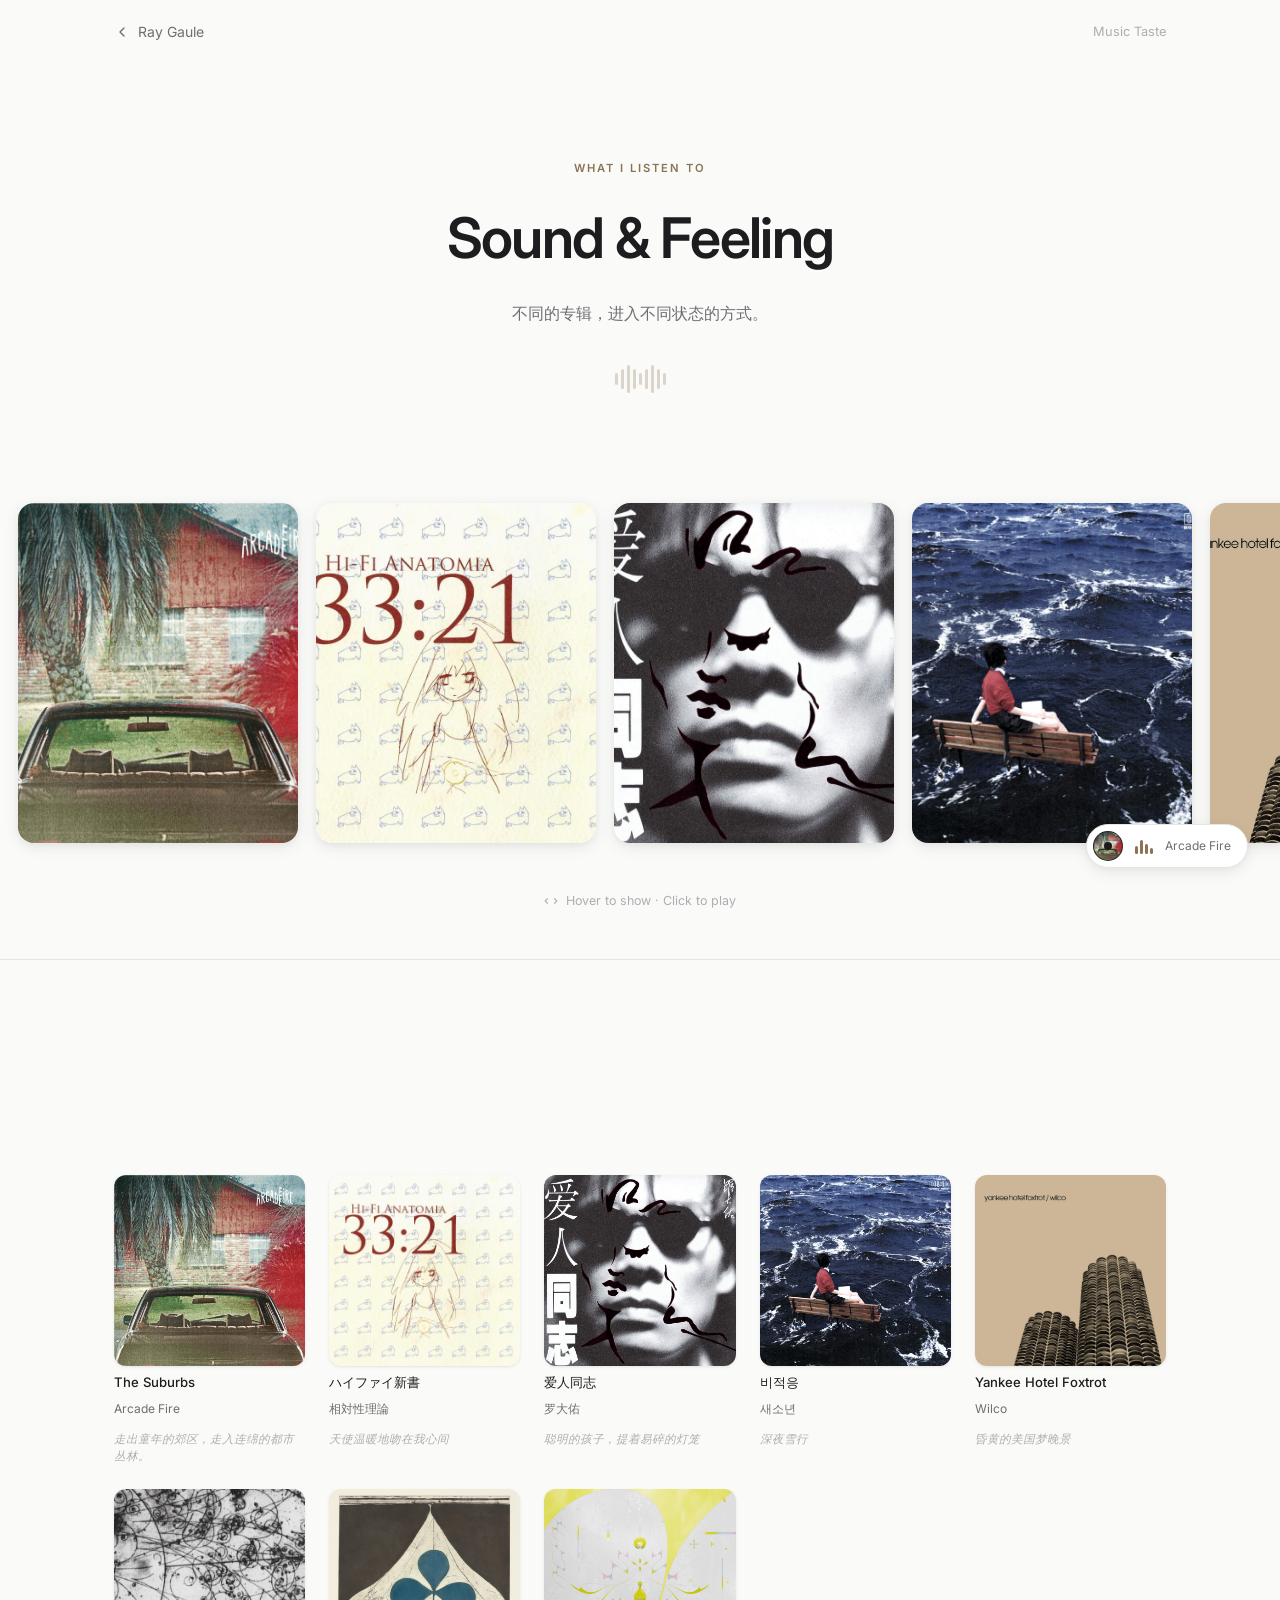
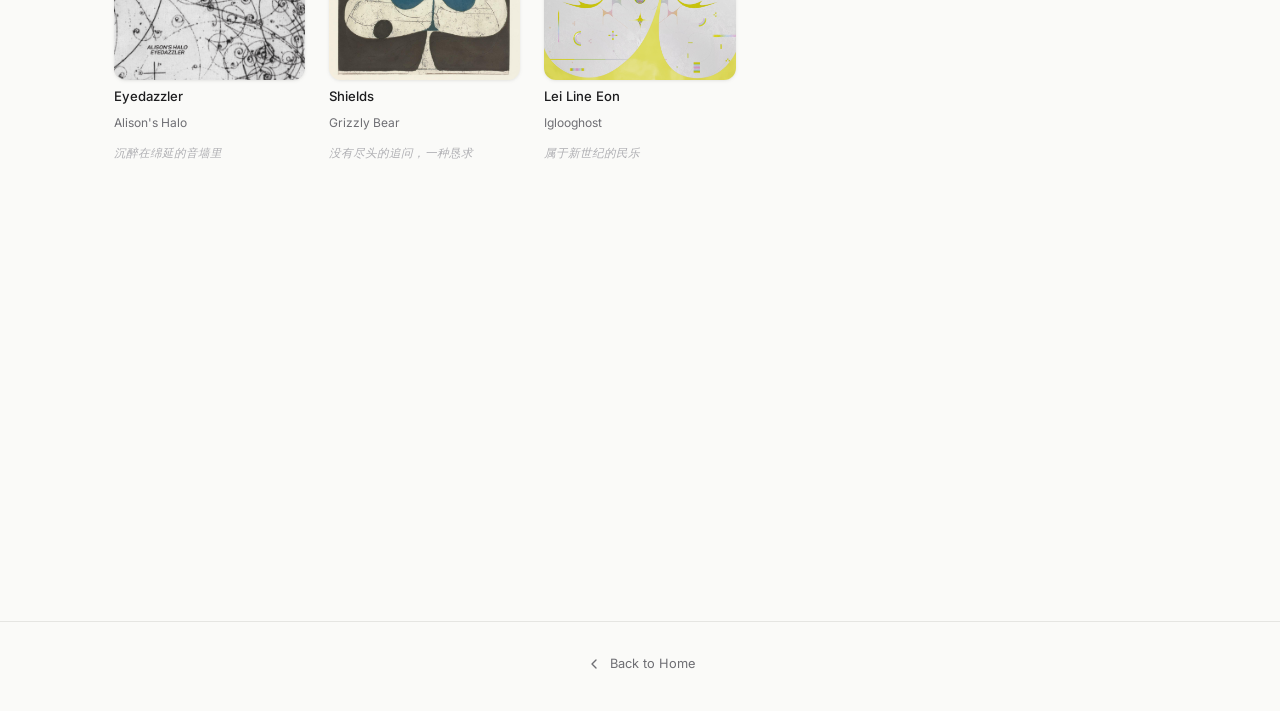
<file: music.html>
<!DOCTYPE html>
<html lang="zh-CN">
<head>
  <meta charset="UTF-8">
  <meta name="viewport" content="width=device-width, initial-scale=1.0">
  <title>Music — Ray Gaule</title>
  <link rel="preconnect" href="https://fonts.googleapis.com">
  <link rel="preconnect" href="https://fonts.gstatic.com" crossorigin>
  <link rel="stylesheet" href="css/main.css">
  <link rel="stylesheet" href="css/components.css">
  <link rel="stylesheet" href="css/player.css">
  <link rel="stylesheet" href="css/music.css">
</head>
<body class="music-page">

<!-- ══════════════════════════════════════
     NAV
══════════════════════════════════════ -->
<nav class="nav" role="navigation">
  <div class="container nav__inner">
    <a class="back-link" href="index.html">
      <svg viewBox="0 0 24 24"><polyline points="15,18 9,12 15,6"/></svg>
      Ray Gaule
    </a>
    <span style="font-size:.8rem; color:var(--text-tertiary); pointer-events:none;">
      Music Taste
    </span>
  </div>
</nav>

<!-- ══════════════════════════════════════
     HERO
══════════════════════════════════════ -->
<header class="music-hero">
  <div class="container">
    <div class="music-hero__eyebrow">What I Listen To</div>
    <h1 class="music-hero__title">Sound &amp; Feeling</h1>
    <p class="music-hero__sub">
      不同的专辑，进入不同状态的方式。
    </p>

    <div class="wave-divider" aria-hidden="true"
         style="opacity:.28; margin-top:2rem; justify-content:center;">
      <div class="wave-divider__bar"></div>
      <div class="wave-divider__bar"></div>
      <div class="wave-divider__bar"></div>
      <div class="wave-divider__bar"></div>
      <div class="wave-divider__bar"></div>
      <div class="wave-divider__bar"></div>
      <div class="wave-divider__bar"></div>
      <div class="wave-divider__bar"></div>
      <div class="wave-divider__bar"></div>
    </div>
  </div>
</header>

<!-- ══════════════════════════════════════
     INFINITE CAROUSEL
══════════════════════════════════════ -->
<section class="carousel-section">
  <!-- Full-bleed viewport -->
  <div class="carousel-viewport">
    <div class="carousel-track" id="carouselTrack">
      <!-- 24 cards (12×2) injected by music.js -->
    </div>
  </div>

  <div class="carousel-hint" aria-hidden="true">
    <svg width="14" height="14" viewBox="0 0 24 24" fill="none"
         stroke="currentColor" stroke-width="2" stroke-linecap="round">
      <path d="M18 8L22 12L18 16M6 16L2 12L6 8"/>
    </svg>
    Hover to show · Click to play
  </div>
</section>

<!-- ══════════════════════════════════════
     FULL ALBUM GRID
══════════════════════════════════════ -->
<section class="album-grid-section">
  <div class="container">
    <div class="section-header reveal">
      <div class="section-eyebrow">Full List</div>
      <h2 class="section-title">All 12 Albums</h2>
    </div>
    <div class="album-grid" id="albumGrid">
      <!-- Filled by music.js -->
    </div>
  </div>
</section>

<!-- ══════════════════════════════════════
     FOOTER
══════════════════════════════════════ -->
<footer class="footer">
  <div class="container">
    <a href="index.html" class="back-link" style="font-size:.8rem;">
      <svg viewBox="0 0 24 24"><polyline points="15,18 9,12 15,6"/></svg>
      Back to Home
    </a>
  </div>
</footer>

<!-- ══════════════════════════════════════
     MINI PLAYER
══════════════════════════════════════ -->
<div id="player" class="player" aria-label="音乐播放器"></div>

<script src="js/player.js"></script>
<script src="js/music.js"></script>
</body>
</html>
</file>
<file: css/main.css>
/* ============================================================
   main.css — Design System & Base Styles
   ============================================================ */

@import url('https://fonts.googleapis.com/css2?family=Inter:wght@300;400;500;600&display=swap');

/* ── Design Tokens ───────────────────────────────────────── */
:root {
  /* Colors */
  --bg:            #FAFAF8;
  --bg-elevated:   #FFFFFF;
  --bg-secondary:  #F2F2EF;
  --border:        #E5E5E2;
  --border-light:  #EFEFEC;

  --text-primary:   #1D1D1F;
  --text-secondary: #6E6E73;
  --text-tertiary:  #AEAEB2;

  /* Accent — warm vinyl brown */
  --accent:       #8B7355;
  --accent-light: #F5EFE7;

  /* Typography */
  --font: 'Inter', -apple-system, BlinkMacSystemFont,
          'PingFang SC', 'Hiragino Sans GB', 'Microsoft YaHei', sans-serif;

  /* Spacing scale */
  --s1:  4px;
  --s2:  8px;
  --s3:  12px;
  --s4:  16px;
  --s5:  24px;
  --s6:  32px;
  --s7:  48px;
  --s8:  64px;
  --s9:  96px;
  --s10: 128px;

  /* Radii */
  --r-sm:  8px;
  --r-md:  12px;
  --r-lg:  16px;
  --r-xl:  24px;
  --r-full: 9999px;

  /* Shadows */
  --shadow-xs: 0 1px 2px rgba(0,0,0,.05);
  --shadow-sm: 0 1px 4px rgba(0,0,0,.06), 0 1px 2px rgba(0,0,0,.04);
  --shadow-md: 0 4px 16px rgba(0,0,0,.08), 0 2px 6px rgba(0,0,0,.04);
  --shadow-lg: 0 12px 40px rgba(0,0,0,.10), 0 4px 12px rgba(0,0,0,.05);
  --shadow-xl: 0 24px 64px rgba(0,0,0,.13), 0 8px 24px rgba(0,0,0,.06);

  /* Transitions */
  --t-fast:   150ms ease;
  --t-base:   240ms ease;
  --t-slow:   400ms ease;
  --t-spring: 600ms cubic-bezier(0.16, 1, 0.3, 1);

  /* Layout */
  --max-w:    1100px;
  --nav-h:    64px;
}

/* ── Reset ───────────────────────────────────────────────── */
*, *::before, *::after { box-sizing: border-box; margin: 0; padding: 0; }

html {
  font-size: 16px;
  scroll-behavior: smooth;
  -webkit-font-smoothing: antialiased;
  -moz-osx-font-smoothing: grayscale;
}

body {
  font-family: var(--font);
  background: var(--bg);
  color: var(--text-primary);
  line-height: 1.6;
  overflow-x: hidden;
}

img { display: block; max-width: 100%; }
a   { color: inherit; text-decoration: none; }
ul, ol { list-style: none; }
button { cursor: pointer; border: none; background: none; font: inherit; }

/* ── Typography Scale ────────────────────────────────────── */
.text-xs   { font-size: .75rem;  line-height: 1.4; }
.text-sm   { font-size: .875rem; line-height: 1.5; }
.text-base { font-size: 1rem;    line-height: 1.6; }
.text-lg   { font-size: 1.125rem;line-height: 1.5; }
.text-xl   { font-size: 1.25rem; line-height: 1.4; }
.text-2xl  { font-size: 1.5rem;  line-height: 1.3; }
.text-3xl  { font-size: 1.875rem;line-height: 1.25;}
.text-4xl  { font-size: 2.25rem; line-height: 1.2; }
.text-5xl  { font-size: 3rem;    line-height: 1.1; }
.text-6xl  { font-size: 3.75rem; line-height: 1.05;}

/* ── Layout Utilities ────────────────────────────────────── */
.container {
  width: 100%;
  max-width: var(--max-w);
  margin: 0 auto;
  padding: 0 var(--s5);
}

.section {
  padding: var(--s10) 0;
}

/* ── Navigation ──────────────────────────────────────────── */
.nav {
  position: fixed;
  top: 0; left: 0; right: 0;
  height: var(--nav-h);
  z-index: 100;
  transition: background var(--t-base), border-color var(--t-base), box-shadow var(--t-base);
  background: transparent;
  border-bottom: 1px solid transparent;
}

.nav.scrolled {
  background: rgba(250, 250, 248, 0.85);
  backdrop-filter: blur(20px);
  -webkit-backdrop-filter: blur(20px);
  border-bottom-color: var(--border-light);
  box-shadow: var(--shadow-xs);
}

.nav__inner {
  height: var(--nav-h);
  display: flex;
  align-items: center;
  justify-content: space-between;
}

.nav__logo {
  font-size: .9rem;
  font-weight: 600;
  letter-spacing: -.01em;
  color: var(--text-primary);
  transition: opacity var(--t-fast);
}
.nav__logo:hover { opacity: .65; }

.nav__links {
  display: flex;
  align-items: center;
  gap: var(--s6);
}

.nav__link {
  font-size: .875rem;
  font-weight: 400;
  color: var(--text-secondary);
  transition: color var(--t-fast);
}
.nav__link:hover,
.nav__link.active { color: var(--text-primary); }

/* ── Hero ────────────────────────────────────────────────── */
.hero {
  min-height: 100vh;
  display: flex;
  align-items: center;
  padding-top: var(--nav-h);
  position: relative;
  overflow: hidden;
}

/* Organic wave canvas — sits behind all content */
.hero__bg-canvas {
  position: absolute;
  inset: 0;
  width: 100%;
  height: 100%;
  pointer-events: none;
  z-index: 0;
}

/* Grain texture overlay via SVG filter */
.hero__bg-grain {
  position: absolute;
  inset: 0;
  pointer-events: none;
  z-index: 1;
  opacity: 0.028;
  background-image: url("data:image/svg+xml,%3Csvg xmlns='http://www.w3.org/2000/svg'%3E%3Cfilter id='noise'%3E%3CfeTurbulence type='fractalNoise' baseFrequency='0.72' numOctaves='4' stitchTiles='stitch'/%3E%3C/filter%3E%3Crect width='100%25' height='100%25' filter='url(%23noise)'/%3E%3C/svg%3E");
  background-size: 180px 180px;
}

/* Bottom fade — blends hero into the next section */
.hero::after {
  content: '';
  position: absolute;
  bottom: 0;
  left: 0;
  right: 0;
  height: 180px;
  background: linear-gradient(to bottom, transparent, var(--bg));
  pointer-events: none;
  z-index: 1;
}

/* All hero content above canvas */
.hero__inner { position: relative; z-index: 2; }

.hero__inner {
  display: grid;
  grid-template-columns: 1fr 1fr;
  gap: var(--s8);
  align-items: center;
  width: 100%;
}

.hero__label {
  font-size: .75rem;
  font-weight: 500;
  letter-spacing: .12em;
  text-transform: uppercase;
  color: var(--text-tertiary);
  margin-bottom: var(--s4);
}

.hero__greeting {
  font-size: clamp(2.5rem, 5vw, 4rem);
  font-weight: 600;
  letter-spacing: -.03em;
  line-height: 1.1;
  margin-bottom: var(--s3);
}

.hero__name-en  { display: block; color: var(--text-primary); }
.hero__name-zh  {
  display: block;
  font-size: clamp(1.2rem, 2.5vw, 1.8rem);
  font-weight: 300;
  color: var(--text-secondary);
  letter-spacing: .02em;
  margin-top: var(--s2);
}

.hero__tagline {
  font-size: clamp(1rem, 1.8vw, 1.2rem);
  font-weight: 400;
  color: var(--text-secondary);
  margin-top: var(--s5);
  margin-bottom: var(--s7);
  max-width: 400px;
}

.hero__cta {
  display: flex;
  gap: var(--s3);
  flex-wrap: wrap;
}

/* Hero Visual */
.hero__visual {
  display: flex;
  justify-content: center;
  align-items: center;
  position: relative;
}

.hero__avatar-wrap {
  position: relative;
  display: inline-block;
}

.hero__avatar {
  width: 280px;
  height: 280px;
  border-radius: 50%;
  object-fit: cover;
  box-shadow: var(--shadow-lg);
  display: block;
  background: var(--bg-secondary);
}

/* Avatar placeholder (shown when no image) */
.hero__avatar-placeholder {
  width: 280px;
  height: 280px;
  border-radius: 50%;
  background: linear-gradient(135deg, var(--bg-secondary) 0%, var(--border) 100%);
  display: flex;
  align-items: center;
  justify-content: center;
  box-shadow: var(--shadow-lg);
  font-size: 4rem;
  font-weight: 300;
  color: var(--text-tertiary);
  letter-spacing: -.02em;
}

/* Vinyl decoration */
.hero__vinyl {
  position: absolute;
  bottom: -20px;
  right: -30px;
  width: 90px;
  height: 90px;
}

/* ── Section Headers ─────────────────────────────────────── */
.section-header {
  margin-bottom: var(--s8);
}

.section-eyebrow {
  font-size: .7rem;
  font-weight: 600;
  letter-spacing: .15em;
  text-transform: uppercase;
  color: var(--accent);
  margin-bottom: var(--s3);
}

.section-title {
  font-size: clamp(1.5rem, 3vw, 2.25rem);
  font-weight: 600;
  letter-spacing: -.025em;
  color: var(--text-primary);
}

.section-subtitle {
  font-size: 1rem;
  color: var(--text-secondary);
  margin-top: var(--s3);
  max-width: 560px;
}

/* ── About (includes Skills) ─────────────────────────────── */
.about__grid {
  display: grid;
  grid-template-columns: 1fr 2fr;
  gap: var(--s8);
  align-items: start;
}

.about__meta {
  position: sticky;
  top: calc(var(--nav-h) + var(--s6));
}

.about__edu {
  font-size: .8rem;
  color: var(--text-tertiary);
  margin-top: var(--s3);
  line-height: 1.8;
}

/* Right column wrapper */
.about__right {
  display: flex;
  flex-direction: column;
  gap: var(--s6);
}

.about__text p {
  font-size: 1.05rem;
  line-height: 1.8;
  color: var(--text-secondary);
  margin-bottom: var(--s5);
}

.about__text p:last-child { margin-bottom: 0; }

/* Skills integrated below about text */
.about__skills {
  padding-top: var(--s4);
  border-top: 1px solid var(--border-light);
}

.about__skills-label {
  font-size: .68rem;
  font-weight: 600;
  letter-spacing: .14em;
  text-transform: uppercase;
  color: var(--text-tertiary);
  margin-bottom: var(--s3);
}

.skills__list {
  display: flex;
  flex-wrap: wrap;
  gap: var(--s2);
}

/* ── Email copy tooltip ──────────────────────────────────── */
.email-copy-btn {
  position: relative;
}

/* Tooltip: shows email address on hover */
.email-copy-btn::before {
  content: attr(data-email);
  position: absolute;
  bottom: calc(100% + 10px);
  left: 50%;
  transform: translateX(-50%) translateY(4px);
  background: var(--text-primary);
  color: var(--bg-elevated);
  font-size: .72rem;
  font-weight: 400;
  padding: 5px 12px;
  border-radius: var(--r-full);
  white-space: nowrap;
  opacity: 0;
  pointer-events: none;
  transition: opacity var(--t-base), transform var(--t-base);
  z-index: 10;
}

/* Tooltip arrow */
.email-copy-btn::after {
  content: '';
  position: absolute;
  bottom: calc(100% + 4px);
  left: 50%;
  transform: translateX(-50%) translateY(4px);
  border: 5px solid transparent;
  border-top-color: var(--text-primary);
  opacity: 0;
  pointer-events: none;
  transition: opacity var(--t-base), transform var(--t-base);
  z-index: 10;
}

.email-copy-btn:hover::before,
.email-copy-btn:hover::after {
  opacity: 1;
  transform: translateX(-50%) translateY(0);
}

/* Copied state: tooltip shows confirmation */
.email-copy-btn.copied::before {
  content: '已复制 ✓';
  background: #22a861;
}

.email-copy-btn.copied::after {
  border-top-color: #22a861;
}

/* ── Projects ────────────────────────────────────────────── */
.projects__featured {
  display: grid;
  grid-template-columns: repeat(2, 1fr);
  gap: var(--s5);
  margin-bottom: var(--s7);
}

.projects__others {
  display: flex;
  flex-direction: column;
  gap: 0;
  border-top: 1px solid var(--border);
}

/* ── Music Section (entry) ───────────────────────────────── */
.music-entry {
  background: var(--bg-elevated);
  border: 1px solid var(--border);
  border-radius: var(--r-xl);
  overflow: hidden;
  display: grid;
  grid-template-columns: 1fr 1fr;
  min-height: 320px;
  transition: box-shadow var(--t-base), transform var(--t-base);
}

.music-entry:hover {
  box-shadow: var(--shadow-lg);
  transform: translateY(-2px);
}

.music-entry__content {
  padding: var(--s8);
  display: flex;
  flex-direction: column;
  justify-content: center;
}

.music-entry__label {
  font-size: .7rem;
  font-weight: 600;
  letter-spacing: .15em;
  text-transform: uppercase;
  color: var(--accent);
  margin-bottom: var(--s4);
}

.music-entry__title {
  font-size: clamp(1.5rem, 2.5vw, 2rem);
  font-weight: 600;
  letter-spacing: -.02em;
  margin-bottom: var(--s4);
}

.music-entry__desc {
  font-size: .95rem;
  color: var(--text-secondary);
  line-height: 1.7;
  margin-bottom: var(--s6);
}

.music-entry__visual {
  position: relative;
  background: var(--bg-secondary);
  overflow: hidden;
  display: flex;
  align-items: center;
  justify-content: center;
}

/* ── Contact ─────────────────────────────────────────────── */
.contact__links {
  display: flex;
  gap: var(--s4);
  flex-wrap: wrap;
  margin-top: var(--s6);
}

/* ── Modal (WeChat QR) ───────────────────────────────────── */
.modal-overlay {
  position: fixed;
  inset: 0;
  background: rgba(0,0,0,.4);
  backdrop-filter: blur(4px);
  z-index: 200;
  display: flex;
  align-items: center;
  justify-content: center;
  opacity: 0;
  pointer-events: none;
  transition: opacity var(--t-base);
}

.modal-overlay.open {
  opacity: 1;
  pointer-events: all;
}

.modal {
  background: var(--bg-elevated);
  border-radius: var(--r-xl);
  padding: var(--s7);
  text-align: center;
  box-shadow: var(--shadow-xl);
  transform: scale(.95) translateY(8px);
  transition: transform var(--t-spring);
  max-width: 320px;
  width: 90%;
}

.modal-overlay.open .modal {
  transform: scale(1) translateY(0);
}

.modal__title {
  font-size: 1.1rem;
  font-weight: 600;
  margin-bottom: var(--s2);
}

.modal__sub {
  font-size: .85rem;
  color: var(--text-secondary);
  margin-bottom: var(--s5);
}

.modal__qr {
  width: 180px;
  height: 180px;
  margin: 0 auto var(--s5);
  border-radius: var(--r-md);
  background: var(--bg-secondary);
  display: flex;
  align-items: center;
  justify-content: center;
  overflow: hidden;
}

.modal__qr img { width: 100%; height: 100%; object-fit: cover; }

.modal__close {
  font-size: .85rem;
  color: var(--text-secondary);
  padding: var(--s2) var(--s4);
  border-radius: var(--r-full);
  border: 1px solid var(--border);
  transition: background var(--t-fast), color var(--t-fast);
}
.modal__close:hover {
  background: var(--bg-secondary);
  color: var(--text-primary);
}

/* ── Footer ──────────────────────────────────────────────── */
.footer {
  border-top: 1px solid var(--border);
  padding: var(--s6) 0;
  text-align: center;
  color: var(--text-tertiary);
  font-size: .8rem;
}

/* ── Wave / Music Divider ────────────────────────────────── */
.wave-divider {
  width: 100%;
  height: 40px;
  display: flex;
  align-items: center;
  gap: 3px;
  justify-content: center;
  margin: var(--s3) 0;
  opacity: .25;
}

.wave-divider__bar {
  width: 3px;
  border-radius: 2px;
  background: var(--accent);
  animation: wave-idle 1.4s ease-in-out infinite;
}

.wave-divider__bar:nth-child(1)  { height: 12px; animation-delay: 0s; }
.wave-divider__bar:nth-child(2)  { height: 20px; animation-delay: .1s; }
.wave-divider__bar:nth-child(3)  { height: 28px; animation-delay: .2s; }
.wave-divider__bar:nth-child(4)  { height: 20px; animation-delay: .3s; }
.wave-divider__bar:nth-child(5)  { height: 12px; animation-delay: .4s; }
.wave-divider__bar:nth-child(6)  { height: 20px; animation-delay: .3s; }
.wave-divider__bar:nth-child(7)  { height: 28px; animation-delay: .2s; }
.wave-divider__bar:nth-child(8)  { height: 20px; animation-delay: .1s; }
.wave-divider__bar:nth-child(9)  { height: 12px; animation-delay: 0s; }

@keyframes wave-idle {
  0%, 100% { transform: scaleY(1); }
  50%       { transform: scaleY(.4); }
}

/* ── Scroll-reveal ───────────────────────────────────────── */
.reveal {
  opacity: 0;
  transform: translateY(24px);
  transition: opacity var(--t-slow), transform var(--t-slow);
}

.reveal.visible {
  opacity: 1;
  transform: translateY(0);
}

/* ── Responsive ──────────────────────────────────────────── */
@media (max-width: 900px) {
  .hero__inner         { grid-template-columns: 1fr; text-align: center; }
  .hero__visual        { justify-content: center; margin-top: var(--s6); }
  .hero__tagline       { margin-left: auto; margin-right: auto; }
  .hero__cta           { justify-content: center; }
  .about__grid         { grid-template-columns: 1fr; }
  .about__meta         { position: static; }
  .projects__featured  { grid-template-columns: 1fr; }
  .music-entry         { grid-template-columns: 1fr; }
  .music-entry__visual { min-height: 200px; order: -1; }
}

@media (max-width: 600px) {
  .nav__links { display: none; }
  .section    { padding: var(--s8) 0; }
  .hero__avatar, .hero__avatar-placeholder { width: 200px; height: 200px; }
}
</file>
<file: css/components.css>
/* ============================================================
   components.css — Reusable UI Components
   ============================================================ */

/* ── Buttons ─────────────────────────────────────────────── */
.btn {
  display: inline-flex;
  align-items: center;
  gap: var(--s2);
  padding: 10px var(--s5);
  border-radius: var(--r-full);
  font-size: .875rem;
  font-weight: 500;
  transition: background var(--t-fast), color var(--t-fast),
              box-shadow var(--t-fast), transform var(--t-fast);
  white-space: nowrap;
  cursor: pointer;
}

.btn:active { transform: scale(.97); }

.btn--primary {
  background: var(--text-primary);
  color: var(--bg);
}
.btn--primary:hover {
  background: #3D3D3F;
  box-shadow: var(--shadow-sm);
}

.btn--ghost {
  background: transparent;
  color: var(--text-secondary);
  border: 1px solid var(--border);
}
.btn--ghost:hover {
  background: var(--bg-secondary);
  color: var(--text-primary);
}

.btn--icon {
  width: 40px;
  height: 40px;
  padding: 0;
  justify-content: center;
  border-radius: 50%;
}

/* ── Tags / Skill Pills ──────────────────────────────────── */
.tag {
  display: inline-block;
  padding: var(--s1) var(--s3);
  border-radius: var(--r-full);
  font-size: .78rem;
  font-weight: 500;
  background: var(--bg-secondary);
  color: var(--text-secondary);
  border: 1px solid var(--border-light);
  letter-spacing: .01em;
  transition: background var(--t-fast), color var(--t-fast);
}

.tag:hover {
  background: var(--accent-light);
  color: var(--accent);
  border-color: transparent;
}

/* ── Project Cards ───────────────────────────────────────── */
.project-card {
  background: var(--bg-elevated);
  border: 1px solid var(--border);
  border-radius: var(--r-lg);
  overflow: hidden;
  transition: box-shadow var(--t-base), transform var(--t-base);
  display: flex;
  flex-direction: column;
}

.project-card:hover {
  box-shadow: var(--shadow-lg);
  transform: translateY(-3px);
}

.project-card__image {
  aspect-ratio: 16/9;
  background: var(--bg-secondary);
  overflow: hidden;
  position: relative;
}

.project-card__image img {
  width: 100%;
  height: 100%;
  object-fit: cover;
  transition: transform var(--t-slow);
}

.project-card:hover .project-card__image img {
  transform: scale(1.04);
}

/* Placeholder when no image */
.project-card__image-placeholder {
  width: 100%;
  height: 100%;
  display: flex;
  align-items: center;
  justify-content: center;
  background: linear-gradient(135deg, var(--bg-secondary) 0%, var(--border) 100%);
  font-size: 2rem;
  color: var(--text-tertiary);
}

.project-card__body {
  padding: var(--s5);
  flex: 1;
  display: flex;
  flex-direction: column;
}

.project-card__year {
  font-size: .72rem;
  color: var(--text-tertiary);
  margin-bottom: var(--s2);
  font-weight: 500;
  letter-spacing: .05em;
}

.project-card__title {
  font-size: 1.05rem;
  font-weight: 600;
  letter-spacing: -.015em;
  margin-bottom: var(--s2);
  color: var(--text-primary);
}

.project-card__desc {
  font-size: .875rem;
  color: var(--text-secondary);
  line-height: 1.6;
  flex: 1;
  margin-bottom: var(--s4);
}

.project-card__tags {
  display: flex;
  flex-wrap: wrap;
  gap: var(--s1);
  margin-bottom: var(--s4);
}

.project-card__links {
  display: flex;
  gap: var(--s3);
  margin-top: auto;
}

/* ── Project List Item (others) ──────────────────────────── */
.project-item {
  display: flex;
  align-items: center;
  padding: var(--s4) 0;
  border-bottom: 1px solid var(--border-light);
  gap: var(--s4);
  transition: background var(--t-fast);
  cursor: pointer;
}

.project-item:last-child { border-bottom: none; }

.project-item__year {
  font-size: .72rem;
  color: var(--text-tertiary);
  font-weight: 500;
  letter-spacing: .05em;
  min-width: 40px;
  text-align: right;
}

.project-item__title {
  font-size: .95rem;
  font-weight: 500;
  color: var(--text-primary);
  min-width: 160px;
}

.project-item__desc {
  font-size: .85rem;
  color: var(--text-secondary);
  flex: 1;
}

.project-item__tags {
  display: flex;
  gap: var(--s1);
}

.project-item__arrow {
  color: var(--text-tertiary);
  transition: transform var(--t-fast), color var(--t-fast);
  font-size: 1rem;
}

.project-item:hover .project-item__arrow {
  transform: translateX(3px);
  color: var(--text-primary);
}

/* ── Contact Link ────────────────────────────────────────── */
.contact-link {
  display: inline-flex;
  align-items: center;
  gap: var(--s3);
  padding: var(--s3) var(--s5);
  border-radius: var(--r-full);
  font-size: .875rem;
  font-weight: 500;
  background: var(--bg-elevated);
  border: 1px solid var(--border);
  color: var(--text-secondary);
  transition: background var(--t-fast), color var(--t-fast),
              box-shadow var(--t-fast), transform var(--t-fast);
}

.contact-link:hover {
  background: var(--bg-secondary);
  color: var(--text-primary);
  box-shadow: var(--shadow-sm);
  transform: translateY(-1px);
}

.contact-link__icon {
  width: 18px;
  height: 18px;
  flex-shrink: 0;
}

/* ── Mini Album Previews (music entry section) ───────────── */
.album-previews {
  position: relative;
  width: 100%;
  height: 100%;
  min-height: 240px;
}

.album-preview-thumb {
  position: absolute;
  width: 130px;
  height: 130px;
  border-radius: var(--r-md);
  overflow: hidden;
  box-shadow: var(--shadow-md);
  background: var(--bg-secondary);
  transition: transform var(--t-slow), box-shadow var(--t-slow);
}

.album-preview-thumb img {
  width: 100%;
  height: 100%;
  object-fit: cover;
}

/* Fan arrangement centered in the visual area:
   3 thumbs of 130px. Group center = container center.
   Horizontal centers: 50%-90px, 50%, 50%+90px → avg = 50% ✓
   Vertical marginTops: -60, -70, -65 → avg = -65px = -thumbH/2 ✓ */
.album-preview-thumb:nth-child(1) {
  top: 50%; left: 50%;
  margin-top: -60px; margin-left: -155px;
  transform: rotate(-9deg);
  z-index: 3;
}
.album-preview-thumb:nth-child(2) {
  top: 50%; left: 50%;
  margin-top: -70px; margin-left: -65px;
  transform: rotate(2deg);
  z-index: 2;
}
.album-preview-thumb:nth-child(3) {
  top: 50%; left: 50%;
  margin-top: -65px; margin-left: 25px;
  transform: rotate(-5deg);
  z-index: 1;
}

.music-entry:hover .album-preview-thumb:nth-child(1) {
  transform: rotate(-13deg) translateY(-8px);
  box-shadow: var(--shadow-lg);
}
.music-entry:hover .album-preview-thumb:nth-child(2) {
  transform: rotate(4deg) translateY(-12px);
  box-shadow: var(--shadow-lg);
}
.music-entry:hover .album-preview-thumb:nth-child(3) {
  transform: rotate(-7deg) translateY(-5px);
  box-shadow: var(--shadow-lg);
}

/* ── Vinyl SVG Animation ─────────────────────────────────── */
.vinyl {
  width: 100%;
  height: 100%;
}

.vinyl__disc {
  animation: spin-slow 8s linear infinite;
  transform-origin: 50% 50%;
}

.vinyl__disc.paused {
  animation-play-state: paused;
}

@keyframes spin-slow {
  from { transform: rotate(0deg); }
  to   { transform: rotate(360deg); }
}

/* ── Icon SVG helpers ────────────────────────────────────── */
.icon {
  display: inline-block;
  width: 1em;
  height: 1em;
  stroke-width: 1.75;
  stroke: currentColor;
  fill: none;
  stroke-linecap: round;
  stroke-linejoin: round;
  vertical-align: middle;
}
</file>
<file: css/player.css>
/* ============================================================
   player.css — Mini Music Player v2 (Disc + Visualizer)
   ============================================================ */

/* ── Container ───────────────────────────────────────────── */
.player {
  position: fixed;
  bottom: var(--s6);
  right:  var(--s6);
  z-index: 150;
  display: flex;
  flex-direction: column;
  align-items: flex-end;
}

/* ── Collapsed pill ──────────────────────────────────────── */
.player__pill {
  display: flex;
  align-items: center;
  gap: var(--s3);
  padding: 6px var(--s4) 6px 6px;
  background: var(--bg-elevated);
  border: 1px solid var(--border);
  border-radius: var(--r-full);
  box-shadow: var(--shadow-md);
  cursor: pointer;
  user-select: none;
  transition: box-shadow var(--t-fast), transform var(--t-fast);
}

.player__pill:hover {
  box-shadow: var(--shadow-lg);
  transform: translateY(-1px);
}

/* Mini circular album art in pill */
.player__pill-disc {
  width: 30px;
  height: 30px;
  border-radius: 50%;
  overflow: hidden;
  flex-shrink: 0;
  border: 1px solid rgba(0,0,0,.08);
  background: #222;
  animation: disc-spin 10s linear infinite;
  animation-play-state: paused;
  position: relative;
}

.player--playing .player__pill-disc { animation-play-state: running; }

.player__pill-disc img {
  width: 100%; height: 100%;
  object-fit: cover; display: block;
}

/* Tiny center hole overlay on pill disc */
.player__pill-disc::after {
  content: '';
  position: absolute;
  top: 50%; left: 50%;
  transform: translate(-50%,-50%);
  width: 8px; height: 8px;
  border-radius: 50%;
  background: #1a1a1a;
  box-shadow: 0 0 0 1px rgba(255,255,255,.05);
  pointer-events: none;
}

/* EQ bars */
.player__pill-eq {
  display: flex;
  align-items: flex-end;
  gap: 2px;
  height: 16px;
}

.player__pill-eq-bar {
  width: 3px;
  border-radius: 2px;
  background: var(--accent);
}

.player__pill-eq-bar:nth-child(1) { height: 8px;  animation: eq1 .80s ease-in-out infinite; }
.player__pill-eq-bar:nth-child(2) { height: 14px; animation: eq2 .90s ease-in-out infinite; }
.player__pill-eq-bar:nth-child(3) { height: 10px; animation: eq3 .70s ease-in-out infinite; }
.player__pill-eq-bar:nth-child(4) { height: 6px;  animation: eq4 1.1s ease-in-out infinite; }

.player:not(.player--playing) .player__pill-eq-bar { animation-play-state: paused; }

@keyframes eq1 { 0%,100%{height:8px}  50%{height:14px} }
@keyframes eq2 { 0%,100%{height:14px} 50%{height:6px}  }
@keyframes eq3 { 0%,100%{height:10px} 50%{height:16px} }
@keyframes eq4 { 0%,100%{height:6px}  50%{height:12px} }

.player__pill-track {
  font-size: .75rem;
  color: var(--text-secondary);
  max-width: 120px;
  white-space: nowrap;
  overflow: hidden;
  text-overflow: ellipsis;
}

/* ── Expanded panel ──────────────────────────────────────── */
.player__panel {
  background: var(--bg-elevated);
  border: 1px solid var(--border);
  border-radius: var(--r-xl);
  box-shadow: var(--shadow-xl);
  width: 300px;
  overflow: hidden;
  margin-bottom: var(--s2);
  transform-origin: bottom right;
  animation: panel-open var(--t-spring) forwards;
}

@keyframes panel-open {
  from { opacity: 0; transform: scale(.92) translateY(10px); }
  to   { opacity: 1; transform: scale(1)   translateY(0);    }
}

.player__panel.closing {
  animation: panel-close var(--t-base) forwards;
}

@keyframes panel-close {
  from { opacity: 1; transform: scale(1)   translateY(0);    }
  to   { opacity: 0; transform: scale(.92) translateY(10px); }
}

/* ── Disc section (dark backdrop) ───────────────────────── */
.player__disc-section {
  position: relative;
  background: #161412;
  padding: var(--s5) 0 0;
  display: flex;
  flex-direction: column;
  align-items: center;
  gap: var(--s4);
}

/* Close button */
.player__close {
  position: absolute;
  top: var(--s3); right: var(--s3);
  width: 26px; height: 26px;
  border-radius: 50%;
  background: rgba(255,255,255,.10);
  border: none;
  color: rgba(255,255,255,.60);
  display: flex;
  align-items: center; justify-content: center;
  opacity: 0;
  transition: opacity var(--t-fast), background var(--t-fast), color var(--t-fast);
  z-index: 5;
  cursor: pointer;
}

.player__disc-section:hover .player__close { opacity: 1; }
.player__close:hover { background: rgba(255,255,255,.22); color: white; }

/* ── Spinning disc ───────────────────────────────────────── */
.player__disc {
  width: 156px; height: 156px;
  border-radius: 50%;
  position: relative;
  cursor: pointer;
  flex-shrink: 0;
  box-shadow:
    0 0 0 1px rgba(255,255,255,.04),
    0 8px 40px rgba(0,0,0,.65),
    0 2px 8px  rgba(0,0,0,.40);
}

/* Burst animation on track change */
@keyframes disc-burst {
  0%   { transform: scale(1); }
  28%  { transform: scale(1.07); }
  100% { transform: scale(1); }
}

.player__disc.burst { animation: disc-burst 360ms cubic-bezier(0.16,1,0.3,1); }

/* Rotating wrapper — only this part spins */
.player__disc-inner {
  width: 100%; height: 100%;
  border-radius: 50%;
  animation: disc-spin 10s linear infinite;
  animation-play-state: paused;
}

.player--playing .player__disc-inner { animation-play-state: running; }

@keyframes disc-spin {
  from { transform: rotate(0deg); }
  to   { transform: rotate(360deg); }
}

/* Album art fills disc */
.player__disc-cover {
  position: absolute;
  inset: 0;
  border-radius: 50%;
  overflow: hidden;
  background: #222;
}

.player__disc-cover img {
  width: 100%; height: 100%;
  object-fit: cover; display: block;
  transition: opacity 280ms ease;
}

/* Subtle vinyl groove rings */
.player__disc-grooves {
  position: absolute;
  inset: 0;
  border-radius: 50%;
  background: radial-gradient(circle at center,
    transparent 25%,
    rgba(0,0,0,.12) 27%, transparent 28%,
    rgba(0,0,0,.08) 35%, transparent 36%,
    rgba(0,0,0,.07) 43%, transparent 44%,
    rgba(0,0,0,.05) 51%, transparent 52%,
    rgba(0,0,0,.04) 59%, transparent 60%,
    rgba(0,0,0,.03) 67%, transparent 68%
  );
  pointer-events: none;
}

/* Center spindle hole */
.player__disc-hole {
  position: absolute;
  top: 50%; left: 50%;
  transform: translate(-50%,-50%);
  width: 20px; height: 20px;
  border-radius: 50%;
  background: #161412;
  box-shadow: 0 0 0 1.5px rgba(255,255,255,.06) inset,
              0 0 8px rgba(0,0,0,.5);
  z-index: 2;
  pointer-events: none;
}

/* ── ScalesMixer canvas ───────────────────────────────────── */
.player__viz-canvas {
  display: block;
  width: 100%;
  height: 64px;
  background: #161412;   /* matches disc section */
}

/* ── Track info (light section) ──────────────────────────── */
.player__info {
  padding: var(--s4) var(--s5) 0;
  overflow: hidden;
}

/* Track change slide animations */
@keyframes ti-in-next {
  from { opacity: 0; transform: translateX(22px); }
  to   { opacity: 1; transform: translateX(0);     }
}
@keyframes ti-out-next {
  from { opacity: 1; transform: translateX(0);      }
  to   { opacity: 0; transform: translateX(-22px);  }
}
@keyframes ti-in-prev {
  from { opacity: 0; transform: translateX(-22px); }
  to   { opacity: 1; transform: translateX(0);      }
}
@keyframes ti-out-prev {
  from { opacity: 1; transform: translateX(0);      }
  to   { opacity: 0; transform: translateX(22px);   }
}

.player__info.ti-out-next { animation: ti-out-next 180ms ease         forwards; }
.player__info.ti-in-next  { animation: ti-in-next  270ms cubic-bezier(0.16,1,0.3,1) forwards; }
.player__info.ti-out-prev { animation: ti-out-prev 180ms ease         forwards; }
.player__info.ti-in-prev  { animation: ti-in-prev  270ms cubic-bezier(0.16,1,0.3,1) forwards; }

.player__song {
  font-size: .9rem;
  font-weight: 600;
  color: var(--text-primary);
  white-space: nowrap;
  overflow: hidden;
  text-overflow: ellipsis;
}

.player__artist {
  font-size: .78rem;
  color: var(--text-secondary);
  margin-top: 2px;
  white-space: nowrap;
  overflow: hidden;
  text-overflow: ellipsis;
}

/* ── Progress bar ────────────────────────────────────────── */
.player__progress-wrap {
  padding: var(--s3) var(--s5) 0;
}

.player__progress {
  width: 100%; height: 20px;
  cursor: pointer;
  appearance: none; -webkit-appearance: none;
  background: transparent;
  display: block;
}

.player__progress::-webkit-slider-runnable-track {
  height: 3px; border-radius: 2px;
  background: linear-gradient(
    to right,
    var(--text-primary) var(--progress, 0%),
    var(--bg-secondary) var(--progress, 0%)
  );
}

.player__progress::-webkit-slider-thumb {
  appearance: none; -webkit-appearance: none;
  width: 14px; height: 14px;
  border-radius: 50%;
  background: var(--text-primary);
  cursor: pointer; margin-top: -5.5px;
  box-shadow: 0 1px 4px rgba(0,0,0,.2);
  transition: transform var(--t-fast);
}

.player__progress:hover::-webkit-slider-thumb { transform: scale(1.2); }

.player__progress::-moz-range-track {
  height: 3px; border-radius: 2px;
  background: linear-gradient(
    to right,
    var(--text-primary) var(--progress, 0%),
    var(--bg-secondary) var(--progress, 0%)
  );
}

.player__progress::-moz-range-thumb {
  width: 14px; height: 14px;
  border: none; border-radius: 50%;
  background: var(--text-primary); cursor: pointer;
}

.player__time {
  display: flex;
  justify-content: space-between;
  padding: 0 var(--s5) var(--s1);
  font-size: .66rem;
  color: var(--text-tertiary);
}

/* ── Controls row ────────────────────────────────────────── */
.player__controls {
  display: flex;
  align-items: center;
  justify-content: center;
  gap: var(--s3);
  padding: var(--s2) var(--s5) var(--s3);
}

.player__btn {
  width: 32px; height: 32px;
  border-radius: 50%;
  display: flex;
  align-items: center; justify-content: center;
  color: var(--text-secondary);
  flex-shrink: 0;
  transition: color var(--t-fast), background var(--t-fast), transform var(--t-fast);
  border: none; cursor: pointer; background: transparent;
  position: relative;
}

.player__btn:hover  { color: var(--text-primary); background: var(--bg-secondary); }
.player__btn:active { transform: scale(.88); }
.player__btn svg    { width: 14px; height: 14px; }

.player__btn--play {
  width: 44px; height: 44px;
  background: var(--text-primary);
  color: var(--bg-elevated);
}

.player__btn--play:hover { background: #3D3D3F; color: var(--bg-elevated); }
.player__btn--play svg   { width: 17px; height: 17px; }

/* Active indicator for shuffle / loop */
.player__btn--active             { color: var(--accent) !important; }
.player__btn--active:hover       { background: rgba(139,115,85,.12) !important; }

/* Loop-one indicator dot */
.player__loop-badge {
  position: absolute;
  bottom: 2px; right: 2px;
  width: 7px; height: 7px;
  border-radius: 50%;
  background: var(--accent);
  pointer-events: none;
}

/* ── Volume ──────────────────────────────────────────────── */
.player__volume-wrap {
  display: flex;
  align-items: center;
  gap: var(--s2);
  padding: 0 var(--s5) var(--s5);
}

.player__vol-btn {
  flex-shrink: 0;
  width: 24px; height: 24px;
  display: flex;
  align-items: center; justify-content: center;
  color: var(--text-tertiary);
  cursor: pointer; border: none; background: transparent;
  transition: color var(--t-fast); padding: 0;
}

.player__vol-btn:hover { color: var(--text-secondary); }
.player__vol-btn svg   { width: 16px; height: 16px; }

.player__volume {
  flex: 1; height: 16px;
  cursor: pointer;
  appearance: none; -webkit-appearance: none;
  background: transparent;
}

.player__volume::-webkit-slider-runnable-track {
  height: 3px; border-radius: 2px;
  background: linear-gradient(
    to right,
    var(--text-secondary) var(--vol, 100%),
    var(--bg-secondary)   var(--vol, 100%)
  );
}

.player__volume::-webkit-slider-thumb {
  appearance: none; -webkit-appearance: none;
  width: 12px; height: 12px; border-radius: 50%;
  background: var(--text-secondary);
  cursor: pointer; margin-top: -4.5px;
  transition: transform var(--t-fast);
}

.player__volume:hover::-webkit-slider-thumb { transform: scale(1.2); }

.player__volume::-moz-range-track {
  height: 3px; border-radius: 2px;
  background: linear-gradient(
    to right,
    var(--text-secondary) var(--vol, 100%),
    var(--bg-secondary)   var(--vol, 100%)
  );
}

.player__volume::-moz-range-thumb {
  width: 12px; height: 12px;
  border: none; border-radius: 50%;
  background: var(--text-secondary); cursor: pointer;
}

/* ── Hidden panel ─────────────────────────────────────────── */
.player__panel[hidden] { display: none; }

/* ── Homepage hero vinyl spin ────────────────────────────── */
.vinyl__disc {
  animation: spin-slow 8s linear infinite;
  animation-play-state: paused;
  transform-origin: 50% 50%;
}

@keyframes spin-slow {
  from { transform: rotate(0deg); }
  to   { transform: rotate(360deg); }
}
</file>
<file: css/music.css>
/* ============================================================
   music.css — Music Page (music.html)
   ============================================================ */

/* ── Page ────────────────────────────────────────────────── */
.music-page { min-height: 100vh; }

/* ── Hero ────────────────────────────────────────────────── */
.music-hero {
  padding-top: calc(var(--nav-h) + var(--s9));
  padding-bottom: var(--s7);
  text-align: center;
}

.music-hero__eyebrow {
  font-size: .7rem;
  font-weight: 600;
  letter-spacing: .18em;
  text-transform: uppercase;
  color: var(--accent);
  margin-bottom: var(--s4);
}

.music-hero__title {
  font-size: clamp(2rem, 5vw, 3.5rem);
  font-weight: 600;
  letter-spacing: -.03em;
  color: var(--text-primary);
  margin-bottom: var(--s4);
}

.music-hero__sub {
  font-size: 1rem;
  color: var(--text-secondary);
  max-width: 440px;
  margin: 0 auto;
  line-height: 1.7;
}

/* ── Infinite Carousel ───────────────────────────────────── */
.carousel-section {
  padding: var(--s5) 0 var(--s7);
  /* Overflow visible so we can bleed to viewport edges */
}

/* Full-bleed viewport: touch left and right edges */
.carousel-viewport {
  width: 100vw;
  margin-left: calc(-50vw + 50%);
  overflow: hidden;
  /* Shadow bleed space */
  padding: 20px 0 32px;
}

/* The scrolling track */
.carousel-track {
  display: flex;
  gap: 18px;
  width: max-content;
  /* Animation: scrolls one full set (50% = 12 original cards) */
  animation: carousel-scroll 50s linear infinite;
  /* Padding start so first card isn't clipped */
  padding-left: 18px;
}


@keyframes carousel-scroll {
  0%   { transform: translateX(0); }
  100% { transform: translateX(var(--scroll-dist, -50%)); }
}

/* ── Individual Cards ────────────────────────────────────── */
.carousel-card {
  flex: 0 0 280px;
  height: 340px;
  border-radius: var(--r-lg);
  overflow: hidden;
  position: relative;
  cursor: pointer;
  box-shadow: var(--shadow-md);
  background: var(--bg-secondary);
  /* Rise on hover */
  transition:
    transform  600ms cubic-bezier(0.16, 1, 0.3, 1),
    box-shadow var(--t-base);
}

.carousel-card:hover {
  transform: translateY(-14px);
  box-shadow: var(--shadow-xl);
}

/* Cover image */
.carousel-card__img {
  width: 100%;
  height: 100%;
  object-fit: cover;
  display: block;
  transition: transform var(--t-slow);
}

.carousel-card:hover .carousel-card__img { transform: scale(1.04); }

/* Info overlay — fades in on hover */
.carousel-card__overlay {
  position: absolute;
  inset: 0;
  background: linear-gradient(
    to top,
    rgba(10, 10, 10, .90) 0%,
    rgba(10, 10, 10, .40) 55%,
    rgba(10, 10, 10, .00) 100%
  );
  display: flex;
  flex-direction: column;
  justify-content: flex-end;
  padding: var(--s4);
  opacity: 0;
  transform: translateY(6px);
  transition:
    opacity   var(--t-base),
    transform var(--t-base);
  pointer-events: none;
}

.carousel-card:hover .carousel-card__overlay {
  opacity: 1;
  transform: translateY(0);
}

.carousel-card__album {
  font-size: .88rem;
  font-weight: 600;
  color: rgba(255,255,255,.95);
  line-height: 1.3;
  margin-bottom: 2px;
}

.carousel-card__artist {
  font-size: .75rem;
  color: rgba(255,255,255,.65);
  margin-bottom: var(--s2);
}

.carousel-card__comment {
  font-size: .73rem;
  color: rgba(255,255,255,.82);
  line-height: 1.5;
  font-style: italic;
}

/* Play button top-right */
.carousel-card__play {
  position: absolute;
  top: var(--s3);
  right: var(--s3);
  width: 34px;
  height: 34px;
  border-radius: 50%;
  background: rgba(255,255,255,.18);
  backdrop-filter: blur(6px);
  -webkit-backdrop-filter: blur(6px);
  border: none;
  cursor: pointer;
  display: flex;
  align-items: center;
  justify-content: center;
  opacity: 0;
  transform: scale(.8);
  transition:
    opacity   var(--t-base),
    transform var(--t-base);
  pointer-events: all;
}

.carousel-card:hover .carousel-card__play {
  opacity: 1;
  transform: scale(1);
}

.carousel-card__play svg {
  width: 11px;
  height: 11px;
  fill: white;
  margin-left: 2px;
}

/* Carousel hint */
.carousel-hint {
  text-align: center;
  margin-top: var(--s4);
  font-size: .78rem;
  color: var(--text-tertiary);
  display: flex;
  align-items: center;
  justify-content: center;
  gap: var(--s2);
}

/* ── Full Album Grid (below carousel) ────────────────────── */
.album-grid-section {
  padding: var(--s8) 0 var(--s10);
  border-top: 1px solid var(--border);
}

.album-grid {
  display: grid;
  grid-template-columns: repeat(auto-fill, minmax(180px, 1fr));
  gap: var(--s5);
}

.album-tile {
  display: flex;
  flex-direction: column;
  gap: var(--s2);
  cursor: pointer;
  transition: transform var(--t-base);
}

.album-tile:hover { transform: translateY(-3px); }

.album-tile__cover {
  aspect-ratio: 1;
  border-radius: var(--r-md);
  overflow: hidden;
  background: var(--bg-secondary);
  box-shadow: var(--shadow-sm);
  transition: box-shadow var(--t-base);
}

.album-tile:hover .album-tile__cover { box-shadow: var(--shadow-md); }

.album-tile__cover img {
  width: 100%; height: 100%;
  object-fit: cover;
  transition: transform var(--t-slow);
}

.album-tile:hover .album-tile__cover img { transform: scale(1.05); }

.album-tile__album  { font-size: .82rem; font-weight: 500; color: var(--text-primary); line-height: 1.3; }
.album-tile__artist { font-size: .75rem; color: var(--text-secondary); }
.album-tile__comment {
  font-size: .72rem;
  color: var(--text-tertiary);
  line-height: 1.5;
  font-style: italic;
  margin-top: var(--s1);
}

/* ── Back nav ─────────────────────────────────────────────── */
.back-link {
  display: inline-flex;
  align-items: center;
  gap: var(--s2);
  font-size: .875rem;
  color: var(--text-secondary);
  transition: color var(--t-fast), gap var(--t-fast);
}

.back-link:hover { color: var(--text-primary); gap: var(--s3); }

.back-link svg {
  width: 16px; height: 16px;
  stroke: currentColor; fill: none;
  stroke-width: 2; stroke-linecap: round; stroke-linejoin: round;
  transition: transform var(--t-fast);
}

.back-link:hover svg { transform: translateX(-3px); }

/* ── Responsive ──────────────────────────────────────────── */
@media (max-width: 768px) {
  .carousel-card { flex: 0 0 220px; height: 265px; }
  .album-grid { grid-template-columns: repeat(auto-fill, minmax(140px, 1fr)); }
}

@media (max-width: 480px) {
  .carousel-card { flex: 0 0 180px; height: 215px; }
}
</file>
